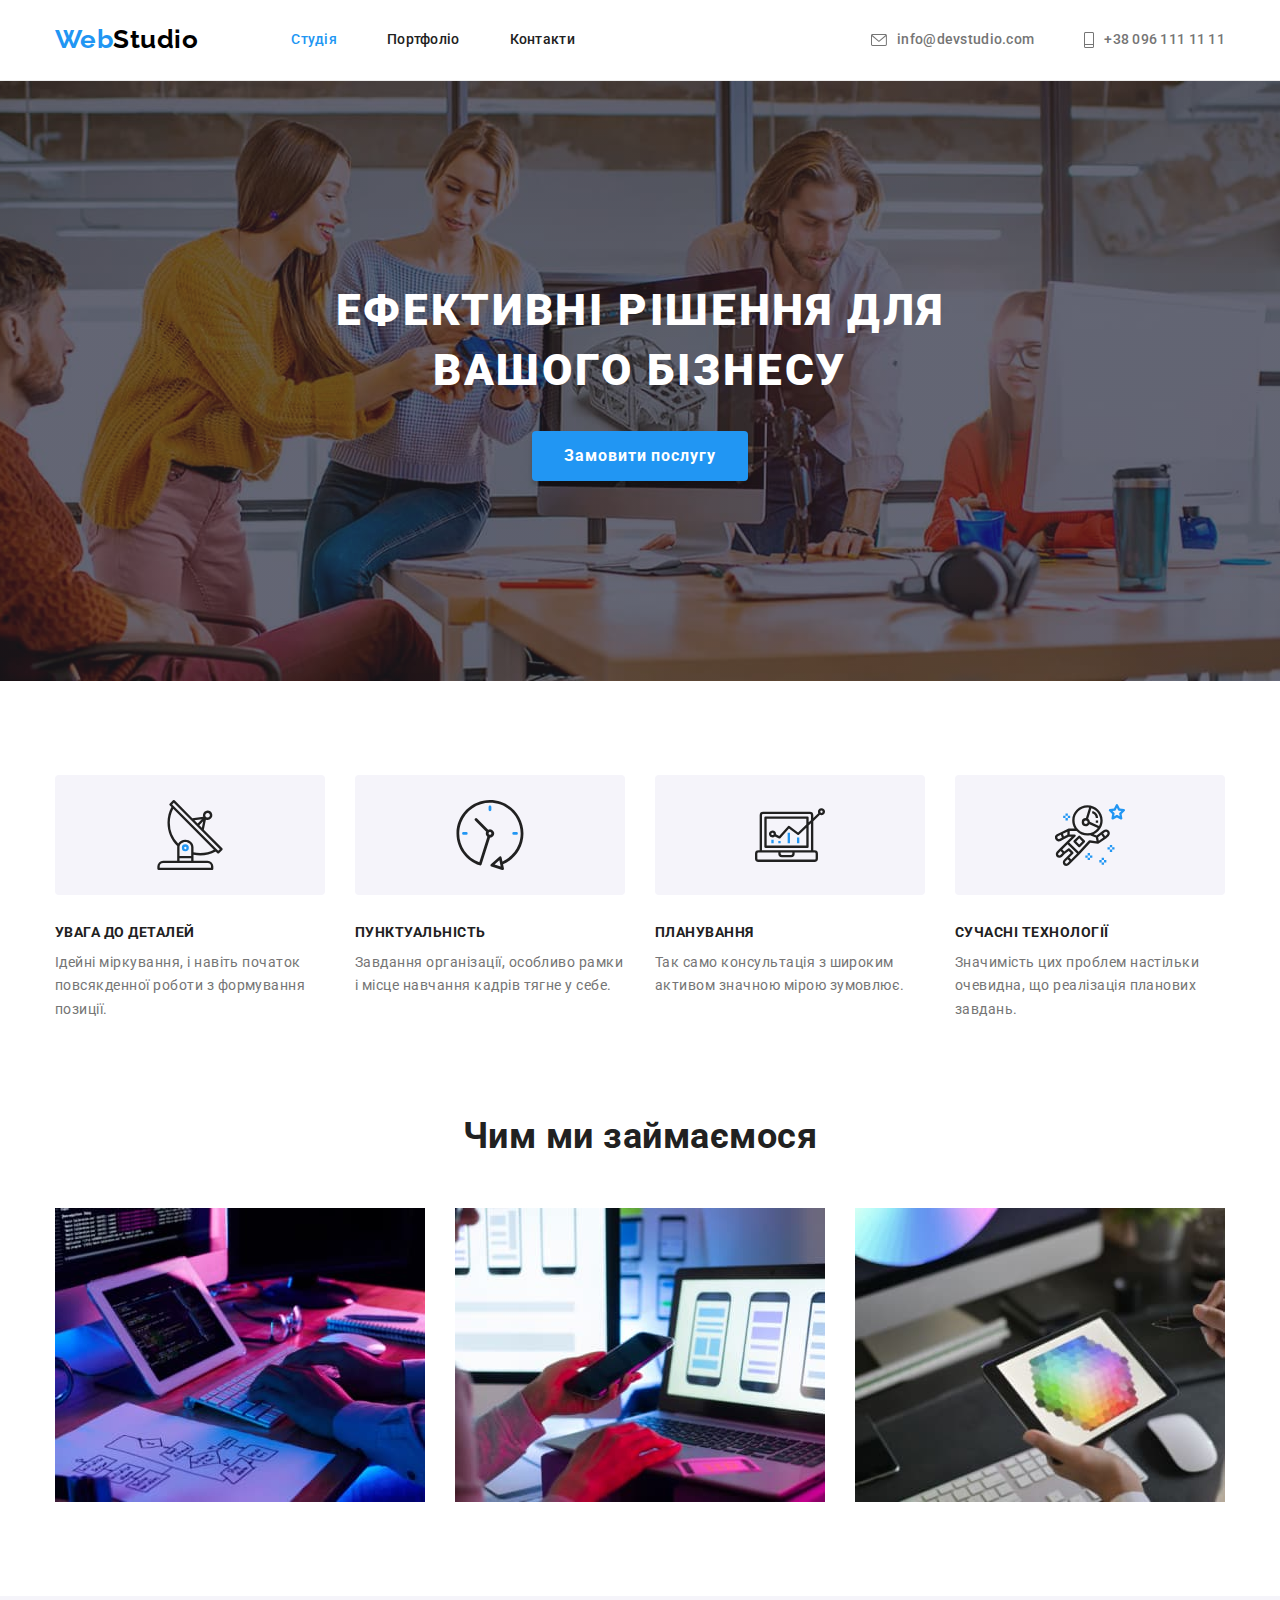
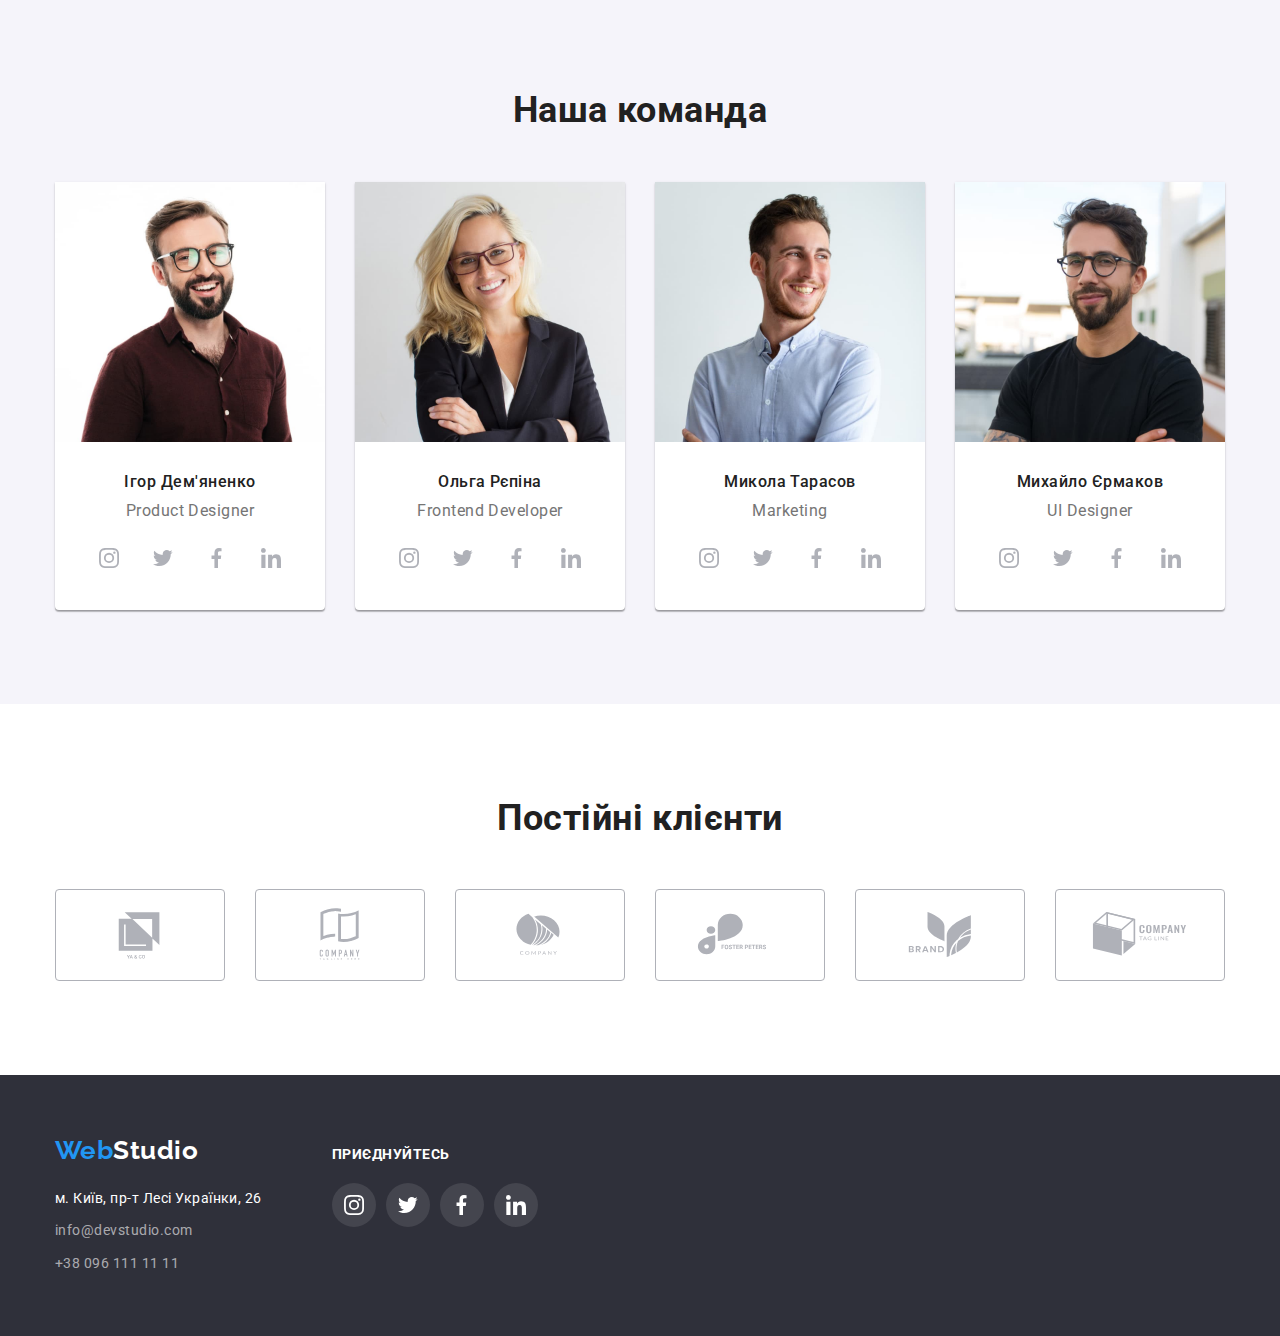
<file: index.html>
<!DOCTYPE html>
<html lang="uk">
  <head>
    <meta charset="UTF-8" />
    <meta http-equiv="X-UA-Compatible" content="IE=edge" />
    <meta name="viewport" content="width=device-width, initial-scale=1.0" />
    <title>WebStudio</title>
    <link rel="preconnect" href="https://fonts.googleapis.com" />
    <link rel="preconnect" href="https://fonts.gstatic.com" crossorigin />
    <link
      href="https://fonts.googleapis.com/css2?family=Raleway:wght@700&family=Roboto:wght@400;500;700;900&display=swap"
      rel="stylesheet"
    />
    <link
      rel="stylesheet"
      href="https://cdnjs.cloudflare.com/ajax/libs/modern-normalize/1.1.0/modern-normalize.min.css"
    />
    <link rel="stylesheet" href="./css/styles.css" />
  </head>
  <body>
    <!-- - - - - - - - - SITE NAV - - - - - - - - -->

    <header class="header">
      <div class="container main-header">
        <nav class="main-header">
          <a href="./" class="logo link"><span>Web</span>Studio</a>
          <ul class="site-nav list">
            <li class="item">
              <a href="./index.html" class="link current">Студія</a>
            </li>
            <li class="item">
              <a href="./portfolio.html" class="link">Портфоліо</a>
            </li>
            <li class="item"><a href="#" class="link">Контакти</a></li>
          </ul>
        </nav>

        <ul class="contact-nav list">
          <li class="item">
            <a href="mailto:info@devstudio.com" class="link">
              <svg class="icon" width="16" height="12">
                <use href="./images/sprite.svg#mail"></use>
              </svg>
              info@devstudio.com</a
            >
          </li>
          <li class="item">
            <a href="tel:+380961111111" class="link">
              <svg class="icon" width="10" height="16">
                <use href="./images/sprite.svg#phone"></use>
              </svg>
              +38 096 111 11 11</a
            >
          </li>
        </ul>
      </div>
    </header>

    <main>
      <!-- - - - - - - - - HERO - - - - - - - - -->

      <section class="hero">
        <h1 class="hero-title">Ефективні рішення для вашого бізнесу</h1>
        <button type="button" class="hero-button">Замовити послугу</button>
      </section>

      <!-- - - - - - - - - OUR FEATURES - - - - - - - - -->

      <section class="section">
        <div class="container">
          <h2 class="visually-hidden">Наші особливості</h2>
          <ul class="features-list">
            <li class="item">
              <div class="icon-features">
                <svg width="70" height="70">
                  <use href="./images/sprite.svg#antenna"></use>
                </svg>
              </div>
              <h3 class="list-title">УВАГА ДО ДЕТАЛЕЙ</h3>
              <p class="text">
                Ідейні міркування, і навіть початок повсякденної роботи з формування позиції.
              </p>
            </li>
            <li class="item">
              <div class="icon-features">
                <svg width="70" height="70">
                  <use href="./images/sprite.svg#clock"></use>
                </svg>
              </div>
              <h3 class="list-title">ПУНКТУАЛЬНІСТЬ</h3>
              <p class="text">
                Завдання організації, особливо рамки і місце навчання кадрів тягне у себе.
              </p>
            </li>
            <li class="item">
              <div class="icon-features">
                <svg width="70" height="70">
                  <use href="./images/sprite.svg#diagram"></use>
                </svg>
              </div>
              <h3 class="list-title">ПЛАНУВАННЯ</h3>
              <p class="text">Так само консультація з широким активом значною мірою зумовлює.</p>
            </li>
            <li class="item">
              <div class="icon-features">
                <svg width="70" height="70">
                  <use href="./images/sprite.svg#astronaut"></use>
                </svg>
              </div>
              <h3 class="list-title">СУЧАСНІ ТЕХНОЛОГІЇ</h3>
              <p class="text">
                Значимість цих проблем настільки очевидна, що реалізація планових завдань.
              </p>
            </li>
          </ul>
        </div>
      </section>

      <!-- - - - - - - - - WHAT ARE WE DOING - - - - - - - - -->

      <section class="section project">
        <div class="container">
          <h2 class="title">Чим ми займаємося</h2>
          <ul class="doing-list">
            <li class="item">
              <img src="./images/what-are-we-doing-1.jpg" alt="write-code" width="370" />
            </li>
            <li class="item">
              <img src="./images/what-are-we-doing-2.jpg" alt="ui-design" width="370" />
            </li>
            <li class="item">
              <img src="./images/what-are-we-doing-3.jpg" alt="choose-color" width="370" />
            </li>
          </ul>
        </div>
      </section>

      <!-- - - - - - - - - OUR TEAM - - - - - - - - -->

      <section class="section team">
        <div class="container">
          <h2 class="title">Наша команда</h2>
          <ul class="team-list">
            <li class="item">
              <img
                class="team-img"
                src="./images/our-team-1.jpg"
                alt="ihor-demyanenko-photo"
                width="270"
              />
              <div class="person">
                <h3 class="team-title-list">Ігор Дем'яненко</h3>
                <p lang="en">Product Designer</p>

                <ul class="social">
                  <li class="social-list">
                    <a href="#" class="icon-social">
                      <svg width="20" height="20">
                        <use href="./images/sprite.svg#instagram"></use>
                      </svg>
                    </a>
                  </li>
                  <li class="social-list">
                    <a href="#" class="icon-social">
                      <svg width="20" height="20">
                        <use href="./images/sprite.svg#twitter"></use>
                      </svg>
                    </a>
                  </li>
                  <li class="social-list">
                    <a href="#" class="icon-social">
                      <svg width="20" height="20">
                        <use href="./images/sprite.svg#facebook"></use>
                      </svg>
                    </a>
                  </li>
                  <li class="social-list">
                    <a href="#" class="icon-social">
                      <svg width="20" height="20">
                        <use href="./images/sprite.svg#linkedin"></use>
                      </svg>
                    </a>
                  </li>
                </ul>
              </div>
            </li>

            <li class="item">
              <img
                class="team-img"
                src="./images/our-team-2.jpg"
                alt="olha-repina-photo"
                width="270"
              />
              <div class="person">
                <h3 class="team-title-list">Ольга Рєпіна</h3>
                <p lang="en">Frontend Developer</p>
                <ul class="social">
                  <li class="social-list">
                    <a href="#" class="icon-social">
                      <svg width="20" height="20">
                        <use href="./images/sprite.svg#instagram"></use>
                      </svg>
                    </a>
                  </li>
                  <li class="social-list">
                    <a href="#" class="icon-social">
                      <svg width="20" height="20">
                        <use href="./images/sprite.svg#twitter"></use>
                      </svg>
                    </a>
                  </li>
                  <li class="social-list">
                    <a href="#" class="icon-social">
                      <svg width="20" height="20">
                        <use href="./images/sprite.svg#facebook"></use>
                      </svg>
                    </a>
                  </li>
                  <li class="social-list">
                    <a href="#" class="icon-social">
                      <svg width="20" height="20">
                        <use href="./images/sprite.svg#linkedin"></use>
                      </svg>
                    </a>
                  </li>
                </ul>
              </div>
            </li>
            <li class="item">
              <img
                class="team-img"
                src="./images/our-team-3.jpg"
                alt="mikola-tarasov-photo"
                width="270"
              />
              <div class="person">
                <h3 class="team-title-list">Микола Тарасов</h3>
                <p lang="en">Marketing</p>
                <ul class="social">
                  <li class="social-list">
                    <a href="#" class="icon-social">
                      <svg width="20" height="20">
                        <use href="./images/sprite.svg#instagram"></use>
                      </svg>
                    </a>
                  </li>
                  <li class="social-list">
                    <a href="#" class="icon-social">
                      <svg width="20" height="20">
                        <use href="./images/sprite.svg#twitter"></use>
                      </svg>
                    </a>
                  </li>
                  <li class="social-list">
                    <a href="#" class="icon-social">
                      <svg width="20" height="20">
                        <use href="./images/sprite.svg#facebook"></use>
                      </svg>
                    </a>
                  </li>
                  <li class="social-list">
                    <a href="#" class="icon-social">
                      <svg width="20" height="20">
                        <use href="./images/sprite.svg#linkedin"></use>
                      </svg>
                    </a>
                  </li>
                </ul>
              </div>
            </li>
            <li class="item">
              <img
                class="team-img"
                src="./images/our-team-4.jpg"
                alt="mihaylo-yermakov-photo"
                width="270"
              />
              <div class="person">
                <h3 class="team-title-list">Михайло Єрмаков</h3>
                <p lang="en">UI Designer</p>
                <ul class="social">
                  <li class="social-list">
                    <a href="#" class="icon-social">
                      <svg width="20" height="20">
                        <use href="./images/sprite.svg#instagram"></use>
                      </svg>
                    </a>
                  </li>
                  <li class="social-list">
                    <a href="#" class="icon-social">
                      <svg width="20" height="20">
                        <use href="./images/sprite.svg#twitter"></use>
                      </svg>
                    </a>
                  </li>
                  <li class="social-list">
                    <a href="#" class="icon-social">
                      <svg width="20" height="20">
                        <use href="./images/sprite.svg#facebook"></use>
                      </svg>
                    </a>
                  </li>
                  <li class="social-list">
                    <a href="#" class="icon-social">
                      <svg width="20" height="20">
                        <use href="./images/sprite.svg#linkedin"></use>
                      </svg>
                    </a>
                  </li>
                </ul>
              </div>
            </li>
          </ul>
        </div>
      </section>

      <!-- - - - - - - - - REGULAR CUSTOMERS - - - - - - - - -->

      <section class="section">
        <div class="container">
          <h2 class="title">Постійні клієнти</h2>

          <ul class="customers">
            <li class="item">
              <a href="" class="link">
                <svg class="icon" width="106" height="60">
                  <use href="./images/sprite.svg#company-1"></use>
                </svg>
              </a>
            </li>

            <li class="item">
              <a href="" class="link">
                <svg class="icon" width="106" height="60">
                  <use href="./images/sprite.svg#company-2"></use>
                </svg>
              </a>
            </li>

            <li class="item">
              <a href="" class="link">
                <svg class="icon" width="106" height="60">
                  <use href="./images/sprite.svg#company-3"></use>
                </svg>
              </a>
            </li>

            <li class="item">
              <a href="" class="link">
                <svg class="icon" width="106" height="60">
                  <use href="./images/sprite.svg#company-4"></use>
                </svg>
              </a>
            </li>

            <li class="item">
              <a href="" class="link">
                <svg class="icon" width="106" height="60">
                  <use href="./images/sprite.svg#company-5"></use>
                </svg>
              </a>
            </li>

            <li class="item">
              <a href="" class="link">
                <svg class="icon" width="106" height="60">
                  <use href="./images/sprite.svg#company-6"></use>
                </svg>
              </a>
            </li>
          </ul>
        </div>
      </section>
    </main>

    <!-- - - - - - - - - - FOOTER - - - - - - - - - -->

    <footer class="footer">
      <div class="container footer-flex">
        <div class="footer-address">
          <a href="./" class="footer-logo"><span>Web</span>Studio</a>
          <address class="address">
            <ul class="address-title">
              <li class="item">
                <a
                  href="https://goo.gl/maps/CPtrU1FHBa2aNyZL9"
                  target="_blank"
                  rel="noopener noreferrer nofollow"
                  class="contact link link-address"
                  >м. Київ, пр-т Лесі Українки, 26</a
                >
              </li>
              <li class="item">
                <a href="mailto:info@devstudio.com" class="contact link">info@devstudio.com</a>
              </li>
              <li class="item">
                <a href="tel:+380961111111" class="contact link">+38 096 111 11 11</a>
              </li>
            </ul>
          </address>
        </div>
        <div class="icon-footer">
          <h3 class="title-footer">приєднуйтесь</h3>
          <ul class="social-footer">
            <li class="social-list-footer">
              <a href="#" class="icon-social-footer">
                <svg width="20" height="20">
                  <use href="./images/sprite.svg#instagram"></use>
                </svg>
              </a>
            </li>
            <li class="social-list-footer">
              <a href="#" class="icon-social-footer">
                <svg width="20" height="20">
                  <use href="./images/sprite.svg#twitter"></use>
                </svg>
              </a>
            </li>
            <li class="social-list-footer">
              <a href="#" class="icon-social-footer">
                <svg width="20" height="20">
                  <use href="./images/sprite.svg#facebook"></use>
                </svg>
              </a>
            </li>
            <li class="social-list-footer">
              <a href="#" class="icon-social-footer">
                <svg width="20" height="20">
                  <use href="./images/sprite.svg#linkedin"></use>
                </svg>
              </a>
            </li>
          </ul>
        </div>
      </div>
    </footer>
  </body>
</html>
</file>
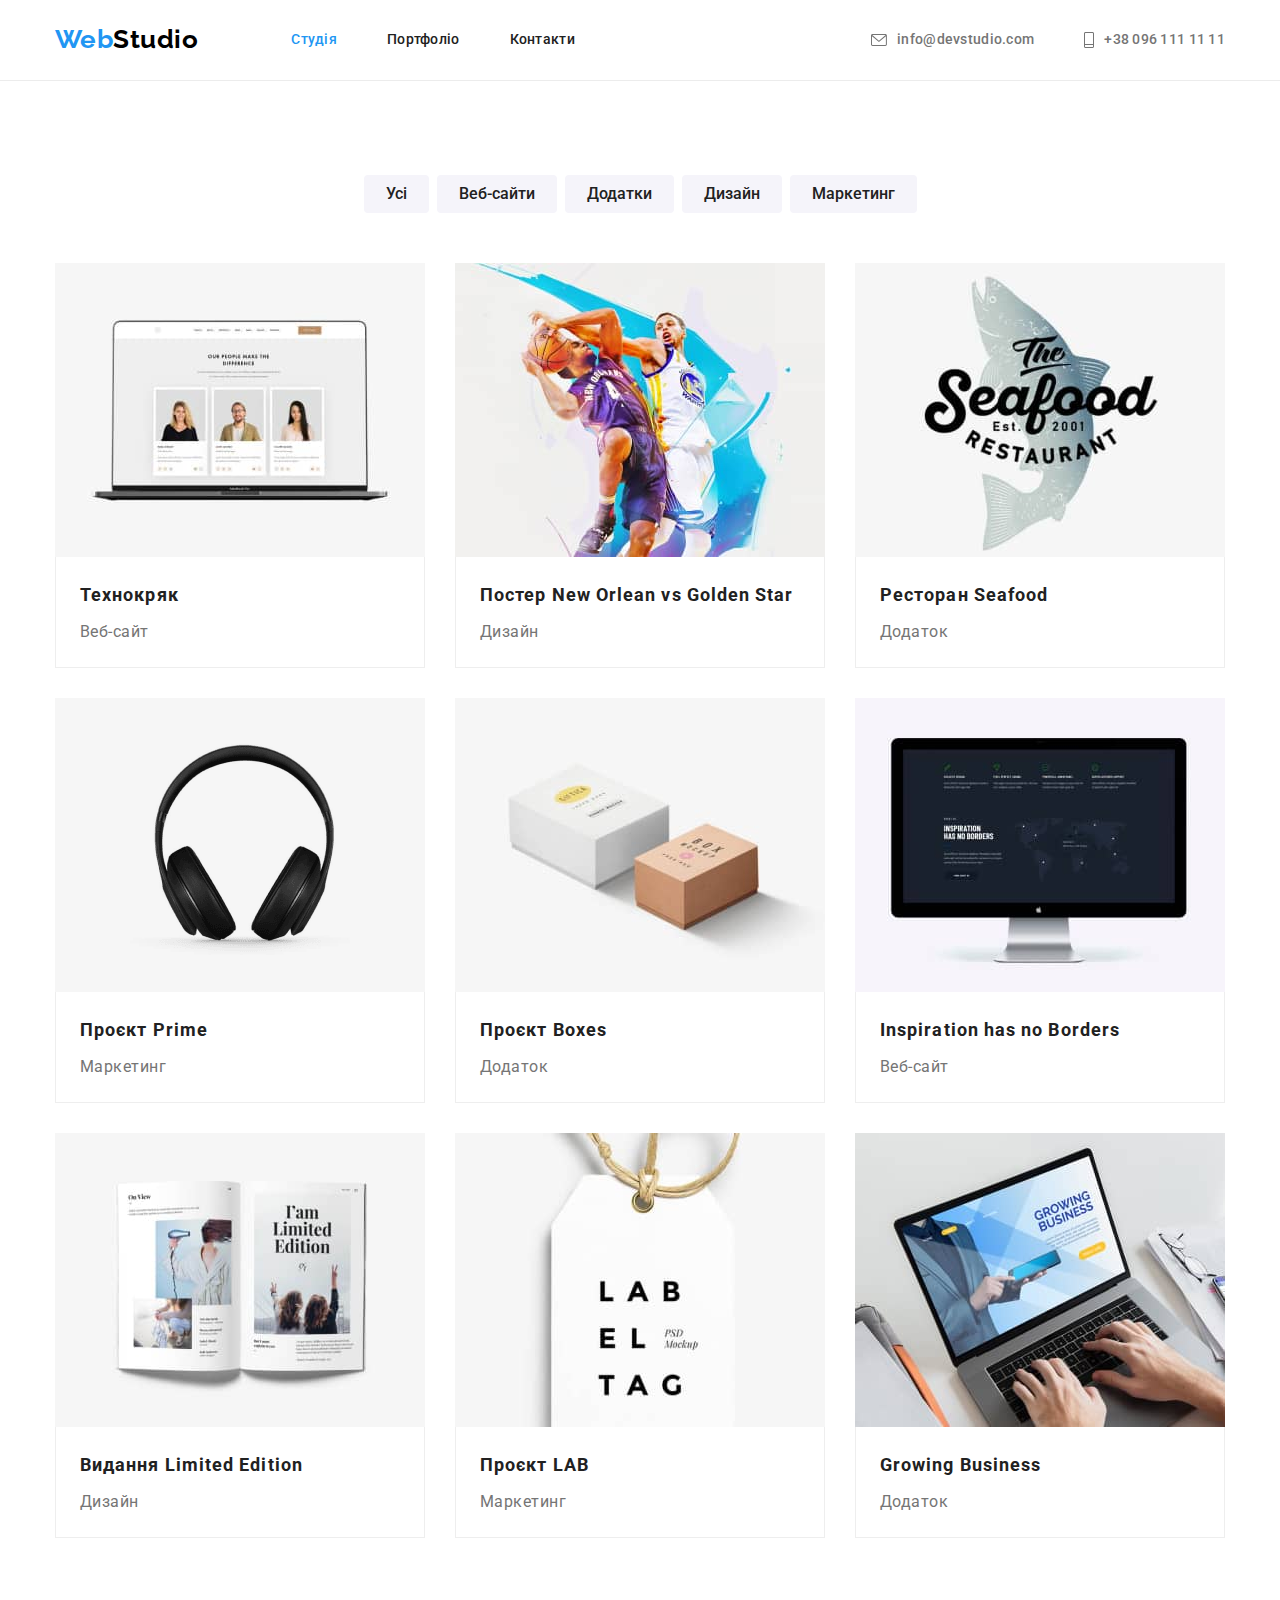
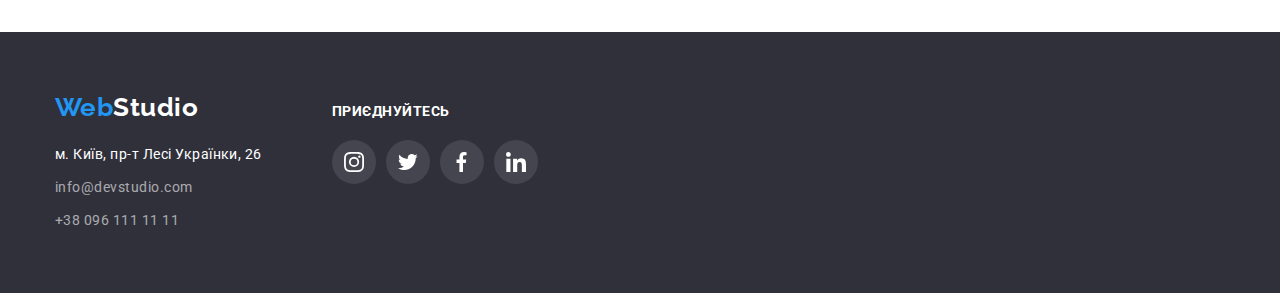
<file: portfolio.html>
<!DOCTYPE html>
<html lang="uk">
  <head>
    <meta charset="UTF-8" />
    <meta http-equiv="X-UA-Compatible" content="IE=edge" />
    <meta name="viewport" content="width=device-width, initial-scale=1.0" />
    <title>Portfolio</title>
    <link rel="preconnect" href="https://fonts.googleapis.com" />
    <link rel="preconnect" href="https://fonts.gstatic.com" crossorigin />
    <link
      href="https://fonts.googleapis.com/css2?family=Raleway:wght@700&family=Roboto:wght@400;500;700;900&display=swap"
      rel="stylesheet"
    />
    <link
      rel="stylesheet"
      href="https://cdnjs.cloudflare.com/ajax/libs/modern-normalize/1.1.0/modern-normalize.min.css"
    />
    <link rel="stylesheet" href="./css/styles.css" />
  </head>
  <body>
    <!-- - - - - - -  SITE NAV - - - - - -  -->

    <header class="header">
      <div class="container main-header">
        <nav class="main-header">
          <a href="./" class="logo link"><span>Web</span>Studio</a>
          <ul class="site-nav list">
            <li class="item">
              <a href="./index.html" class="link current">Студія</a>
            </li>
            <li class="item">
              <a href="./portfolio.html" class="link">Портфоліо</a>
            </li>
            <li class="item"><a href="#" class="link">Контакти</a></li>
          </ul>
        </nav>

        <ul class="contact-nav list">
          <li class="item">
            <a href="mailto:info@devstudio.com" class="link">
              <svg class="icon" width="16" height="12">
                <use href="./images/sprite.svg#mail"></use>
              </svg>
              info@devstudio.com</a
            >
          </li>
          <li class="item">
            <a href="tel:+380961111111" class="link">
              <svg class="icon" width="10" height="16">
                <use href="./images/sprite.svg#phone"></use>
              </svg>
              +38 096 111 11 11</a
            >
          </li>
        </ul>
      </div>
    </header>

    <main>
      <!-- - - - - - - PORTFOLIO - - - - - - -->

      <section class="section">
        <div class="container">
          <h1 class="visually-hidden">Портфоліо</h1>
          <ul class="button-list list">
            <li class="item">
              <button type="button" class="link">Усі</button>
            </li>
            <li class="item">
              <button type="button" class="link">Веб-сайти</button>
            </li>
            <li class="item">
              <button type="button" class="link">Додатки</button>
            </li>
            <li class="item">
              <button type="button" class="link">Дизайн</button>
            </li>
            <li class="item">
              <button type="button" class="link">Маркетинг</button>
            </li>
          </ul>

          <!-- - - - - - - GRID - - - - - - -->

          <ul class="portfolio-list">
            <li class="item">
              <a href="#" class="link">
                <img src="./images/1-portf-techno.jpg" alt="Технокряк" width="370" />
                <div class="item-border">
                  <h2 class="list-title">Технокряк</h2>
                  <p class="text">Веб-сайт</p>
                </div>
              </a>
            </li>
            <li class="item">
              <a href="#" class="link">
                <img
                  src="./images/2-portf-poster.jpg"
                  alt="Постер New Orlean vs Golden Star"
                  width="370"
                />
                <div class="item-border">
                  <h2 class="list-title">Постер New Orlean vs Golden Star</h2>
                  <p class="text">Дизайн</p>
                </div>
              </a>
            </li>
            <li class="item">
              <a href="#" class="link">
                <img src="./images/3-portf-rest.jpg" alt="Ресторан Seafood" width="370" />
                <div class="item-border">
                  <h2 class="list-title">Ресторан Seafood</h2>
                  <p class="text">Додаток</p>
                </div>
              </a>
            </li>
            <li class="item">
              <a href="#" class="link">
                <img src="./images/4-portf-prime.png" alt="Проєкт Prime" width="370" />
                <div class="item-border">
                  <h2 class="list-title">Проєкт Prime</h2>
                  <p class="text">Маркетинг</p>
                </div>
              </a>
            </li>
            <li class="item">
              <a href="#" class="link">
                <img src="./images/5-portf-boxes.jpg" alt="Проєкт Boxes" width="370" />
                <div class="item-border">
                  <h2 class="list-title">Проєкт Boxes</h2>
                  <p class="text">Додаток</p>
                </div>
              </a>
            </li>
            <li class="item">
              <a href="#" class="link">
                <img
                  src="./images/6-portf-borders.jpg"
                  alt="Inspiration has no Borders"
                  width="370"
                />
                <div class="item-border">
                  <h2 class="list-title">Inspiration has no Borders</h2>
                  <p class="text">Веб-сайт</p>
                </div>
              </a>
            </li>
            <li class="item">
              <a href="#" class="link">
                <img src="./images/7-portf-le.jpg" alt="Видання Limited Edition" width="370" />
                <div class="item-border">
                  <h2 class="list-title">Видання Limited Edition</h2>
                  <p class="text">Дизайн</p>
                </div>
              </a>
            </li>
            <li class="item">
              <a href="#" class="link">
                <img src="./images/8-portf-lab.jpg" alt="Проєкт LAB" width="370" />
                <div class="item-border">
                  <h2 class="list-title">Проєкт LAB</h2>
                  <p class="text">Маркетинг</p>
                </div>
              </a>
            </li>
            <li class="item">
              <a href="#" class="link">
                <img src="./images/9-portf-bussines.jpg" alt="Growing Business" width="370" />
                <div class="item-border">
                  <h2 class="list-title">Growing Business</h2>
                  <p class="text">Додаток</p>
                </div>
              </a>
            </li>
          </ul>
        </div>
      </section>
    </main>

    <!-- - - - - - - FOOTER - - - - - - -->

    <footer class="footer">
      <div class="container footer-flex">
        <div class="footer-address">
          <a href="./" class="footer-logo"><span>Web</span>Studio</a>
          <address class="address">
            <ul class="address-title">
              <li class="item">
                <a
                  href="https://goo.gl/maps/CPtrU1FHBa2aNyZL9"
                  target="_blank"
                  rel="noopener noreferrer nofollow"
                  class="contact link link-address"
                  >м. Київ, пр-т Лесі Українки, 26</a
                >
              </li>
              <li class="item">
                <a href="mailto:info@devstudio.com" class="contact link">info@devstudio.com</a>
              </li>
              <li class="item">
                <a href="tel:+380961111111" class="contact link">+38 096 111 11 11</a>
              </li>
            </ul>
          </address>
        </div>
        <div class="icon-footer">
          <h3 class="title-footer">приєднуйтесь</h3>
          <ul class="social-footer">
            <li class="social-list-footer">
              <a href="#" class="icon-social-footer">
                <svg width="20" height="20">
                  <use href="./images/sprite.svg#instagram"></use>
                </svg>
              </a>
            </li>
            <li class="social-list-footer">
              <a href="#" class="icon-social-footer">
                <svg width="20" height="20">
                  <use href="./images/sprite.svg#twitter"></use>
                </svg>
              </a>
            </li>
            <li class="social-list-footer">
              <a href="#" class="icon-social-footer">
                <svg width="20" height="20">
                  <use href="./images/sprite.svg#facebook"></use>
                </svg>
              </a>
            </li>
            <li class="social-list-footer">
              <a href="#" class="icon-social-footer">
                <svg width="20" height="20">
                  <use href="./images/sprite.svg#linkedin"></use>
                </svg>
              </a>
            </li>
          </ul>
        </div>
      </div>
    </footer>
  </body>
</html>
</file>
<file: css/styles.css>
/* цвет абзацев      #757575
   цвет заголовков  #212121
   основной цвет (цвет ховера)  #2196F3 
   
   background nav #FFFFFF
   background footer (hero) #2F303A
   background first: #F5F5F5
   background second #F5F4FA
   */

:root {
  --primary-text-color: #757575;
  --title-text-color: #212121;
  --main-color: #2196f3;
  --button-bgc: #f5f4fa;
  --inverts-color: #ffffff;
  --header-border-color: #ececec;
  --portfolio-border-color: #eeeeee;
  --icon-color: #afb1b8;
}

/* UTILTTES */

/* * {
  outline: 1px dotted #ccc;
} */

h1,
h2,
h3,
h4,
p {
  margin-top: 0;
  margin-bottom: 0;
}

ul {
  list-style: none;
  margin: 0;
  padding: 0;
}

img {
  display: block;
  max-width: 100%;
  height: auto;
}

.visually-hidden {
  position: absolute;
  white-space: nowrap;
  width: 1px;
  height: 1px;
  overflow: hidden;
  border: 0;
  padding: 0;
  clip: rect(0 0 0 0);
  clip-path: inset(50%);
  margin: -1px;
}

body {
  background-color: var(--inverts-color);
  color: var(--primary-text-color);

  font-family: roboto, sans-serif;
  letter-spacing: 0.03em;
}

.section {
  padding-top: 94px;
  padding-bottom: 94px;
}

.title {
  margin-bottom: 50px;

  color: var(--title-text-color);
  font-weight: 700;
  font-size: 36px;
  line-height: 1.16;
  text-align: center;
}

/* SITE NAV */

.header {
  border-bottom: 1px solid var(--header-border-color);
}

.container {
  width: 1200px;
  margin-left: auto;
  margin-right: auto;
  padding-left: 15px;
  padding-right: 15px;
}

.main-header {
  display: flex;
  align-items: center;
}

.site-nav {
  display: flex;
}

.site-nav .item:not(:last-child) {
  margin-right: 50px;
}

.link {
  text-decoration: none;
}

.logo {
  margin-right: 93px;

  color: #000000;
  text-decoration: none;
  font-family: raleway, sans-serif;
  font-weight: 700;
  font-size: 26px;
  line-height: 1.2;
}

.logo > span {
  color: var(--main-color);
}

.site-nav .link {
  display: flex;
  padding-top: 32px;
  padding-bottom: 32px;

  color: var(--title-text-color);
  font-weight: 500;
  font-size: 14px;
  line-height: 1.14;
  letter-spacing: 0.02em;
}

.site-nav .current {
  color: var(--main-color);
}

.site-nav .link:hover,
.site-nav .link:focus {
  color: var(--main-color);
}

.contact-nav {
  display: flex;
  margin-left: auto;
}

.contact-nav .item:not(:last-child) {
  margin-right: 50px;
}

.contact-nav .link {
  display: flex;
  justify-content: center;
  align-items: center;
  color: var(--primary-text-color);
  font-weight: 500;
  font-size: 14px;
  line-height: 1.14;
  letter-spacing: 0.02em;
  padding-top: 20px;
  padding-bottom: 20px;
}

.contact-nav .icon {
  margin-right: 10px;
  fill: currentColor;
}

.contact-nav .link:hover,
.contact-nav .link:focus {
  color: var(--main-color);
  fill: var(--main-color);
}

/* ----------------- HERO ----------------- */

.hero {
  margin-left: auto;
  margin-right: auto;
  max-width: 1600px;
  text-align: center;
  padding-top: 200px;
  padding-bottom: 200px;

  background-color: #2f303a;
  background-image: linear-gradient(rgba(47, 48, 58, 0.4), rgba(47, 48, 58, 0.4)),
    url(../images/img.jpg);
  background-repeat: no-repeat;
  background-position: center center;
  background-size: cover;
}

.hero-title {
  width: 696px;
  margin-left: auto;
  margin-right: auto;
  margin-top: 0;
  margin-bottom: 30px;

  color: var(--inverts-color);
  font-weight: 900;
  font-size: 44px;
  line-height: 1.36;
  letter-spacing: 0.06em;
  text-transform: uppercase;
  text-align: center;
}

.hero-button {
  min-width: 216px;
  border-radius: 4px;
  padding: 10px 32px;

  color: var(--inverts-color);
  background-color: var(--main-color);
  border-style: none;
  cursor: pointer;
  box-shadow: 0px 4px 4px rgba(0, 0, 0, 0.15);

  font-family: roboto, sans-serif;
  font-weight: 700;
  font-size: 16px;
  line-height: 1.88;
  letter-spacing: 0.06em;
}

.hero-button:hover,
.hero-button:focus {
  background-color: #188ce8;
}

/* OUR FEATURES */

.icon-features {
  display: flex;
  height: 120px;
  border-radius: 4px;
  margin-bottom: 30px;
  align-items: center;
  justify-content: center;

  background-color: var(--button-bgc);
}

.features-list .text {
  font-size: 14px;
  line-height: 1.7;
}

.features-list .list-title {
  margin-bottom: 10px;

  color: var(--title-text-color);
  font-weight: 700;
  font-size: 14px;
  line-height: 1.14;
  text-transform: uppercase;
}

.features-list {
  display: flex;
  flex-wrap: wrap;
}

.features-list .item {
  width: calc((100% - 90px) / 4);
}

.features-list .item:not(:last-child) {
  margin-right: 30px;
}

/* WHAT ARE WE DOING */

.project {
  padding-top: 0px;
}

.doing-list {
  display: flex;
}

.doing-list .item:not(:last-child) {
  margin-right: 30px;
}

/* OUR TEAM */

.team {
  background-color: var(--button-bgc);
}

.person {
  padding-top: 30px;
  padding-bottom: 30px;
}

.team-title-list {
  margin-bottom: 10px;

  color: var(--title-text-color);
  font-weight: 500;
  font-size: 16px;
  line-height: 1.19;
  text-align: center;
}

.team-list .list-title {
  color: var(--title-text-color);
  font-weight: 700;
  font-size: 14px;
  line-height: 1.14;
  text-transform: uppercase;
}

.team p {
  font-size: 16px;
  line-height: 1.19;
  text-align: center;
}

.team-list {
  display: flex;
}

.team-list .item {
  width: calc((100% - 90px) / 4);

  background: #ffffff;
  box-shadow: 0px 1px 3px rgba(0, 0, 0, 0.12), 0px 1px 1px rgba(0, 0, 0, 0.14),
    0px 2px 1px rgba(0, 0, 0, 0.2);
  border-radius: 0px 0px 4px 4px;
}

.team-list .item:not(:last-child) {
  margin-right: 30px;
}

.social {
  display: flex;
  align-items: center;
  justify-content: center;
  margin-top: 16px;
}

.icon-social {
  display: flex;
  justify-content: center;
  align-items: center;
  width: 44px;
  height: 44px;
  border-radius: 50%;

  fill: var(--icon-color);
}

.social .social-list:not(:last-child) {
  margin-right: 10px;
}

.icon-social:hover,
.icon-social:focus {
  fill: #ffffff;
  background-color: var(--main-color);
}

/* ------------ REGULAR CUSTOMERS ------------ */

.customers {
  display: flex;
}

.customers .item {
  width: calc((100% - 150px) / 6);
}

.customers .item:not(:last-child) {
  margin-right: 30px;
}

.customers .item .link {
  display: flex;
  align-items: center;
  justify-content: center;
  height: 92px;
  border: 1px solid var(--icon-color);
  border-radius: 4px;
}

.customers .link .icon {
  fill: var(--icon-color);
}

.customers .link:hover .icon,
.customers .link:focus .icon {
  fill: var(--main-color);
  border-color: var(--main-color);
}

.customers .link:hover,
.customers .link:focus {
  border-color: var(--main-color);
}

/* PORTFOLIO */

.button-list {
  display: flex;
  justify-content: center;
  margin-bottom: 50px;
}

.button-list .item:not(:last-child) {
  margin-right: 8px;
}

.button-list .link {
  padding: 6px 22px;
  border-style: none;
  border-radius: 4px;
  cursor: pointer;

  color: var(--title-text-color);
  background-color: var(--button-bgc);
  font-family: roboto, sans-serif;
  font-weight: 500;
  font-size: 16px;
  line-height: 1.62;
  text-align: center;
}

.button-list .link:hover,
.button-list .link:focus {
  color: var(--inverts-color);
  background-color: var(--main-color);
  box-shadow: 0px 3px 1px rgba(0, 0, 0, 0.1), 0px 1px 2px rgba(0, 0, 0, 0.08),
    0px 2px 2px rgba(0, 0, 0, 0.12);
}

/* --------------- GRID --------------- */

.portfolio-list {
  display: flex;
  flex-wrap: wrap;
}

.portfolio-list .item {
  width: calc((100% - 60px) / 3);
}

.portfolio-list .item .link {
  display: block;
}

.portfolio-list .item .link:hover,
.portfolio-list .item .link:focus {
  box-shadow: 0px 1px 1px rgb(0 0 0 / 12%), 0px 4px 4px rgb(0 0 0 / 6%),
    1px 4px 6px rgb(0 0 0 / 16%);
}

.item-border {
  padding-top: 20px;
  padding-right: 24px;
  padding-bottom: 20px;
  padding-left: 24px;
  border-right: 1px solid var(--portfolio-border-color);
  border-bottom: 1px solid var(--portfolio-border-color);
  border-left: 1px solid var(--portfolio-border-color);
}

.portfolio-list .item:not(:nth-child(3n)) {
  margin-right: 30px;
}

.portfolio-list .item:not(:nth-last-child(-n + 3)) {
  margin-bottom: 30px;
}

.portfolio-list a {
  text-decoration: none;
}

.portfolio-list .list-title {
  margin-bottom: 4px;

  color: var(--title-text-color);
  font-weight: 700;
  font-size: 18px;
  line-height: 2;
  letter-spacing: 0.06em;
}

.portfolio-list .text {
  color: var(--primary-text-color);
  font-family: roboto;
  font-size: 16px;
  line-height: 1.88;
}

/* --------------- FOOTER --------------- */

.footer {
  display: flex;
  padding-top: 60px;
  padding-bottom: 60px;

  background-color: #2f303a;
}

.footer-flex {
  display: flex;
  align-items: baseline;
}

.footer-address {
  margin-right: 70px;
}

.footer-logo {
  display: inline-block;
  margin-bottom: 20px;

  color: var(--inverts-color);
  text-decoration: none;
  font-family: raleway, sans-serif;
  font-weight: 700;
  font-size: 26px;
  line-height: 1.2;
}

.footer-logo > span {
  color: var(--main-color);
}

.address-title .item .link-address {
  color: var(--inverts-color);
  font-style: normal;
  font-size: 14px;
  line-height: 1.71;
}

.address-title .contact {
  color: rgba(255, 255, 255, 0.6);
  font-family: roboto, sans-serif;
  font-style: normal;
  font-size: 14px;
  line-height: 1.71;
}

.address-title .contact:hover,
.address-title .contact:focus {
  color: var(--main-color);
}

.address-title .item:not(:last-child) {
  margin-bottom: 9px;
}

.title-footer {
  font-size: 14px;
  line-height: 1.14;
  text-transform: uppercase;
  margin-bottom: 20px;

  color: #ffffff;
}

.social-footer {
  display: flex;
  align-items: center;
  margin-top: 16px;
}

.icon-social-footer {
  display: flex;
  justify-content: center;
  align-items: center;
  width: 44px;
  height: 44px;
  border-radius: 50%;
  background-color: rgba(255, 255, 255, 0.1);

  fill: #ffffff;
}

.social-footer .social-list-footer:not(:last-child) {
  margin-right: 10px;
}

.icon-social-footer:hover,
.icon-social-footer:focus {
  fill: #ffffff;
  background-color: var(--main-color);
}
</file>
